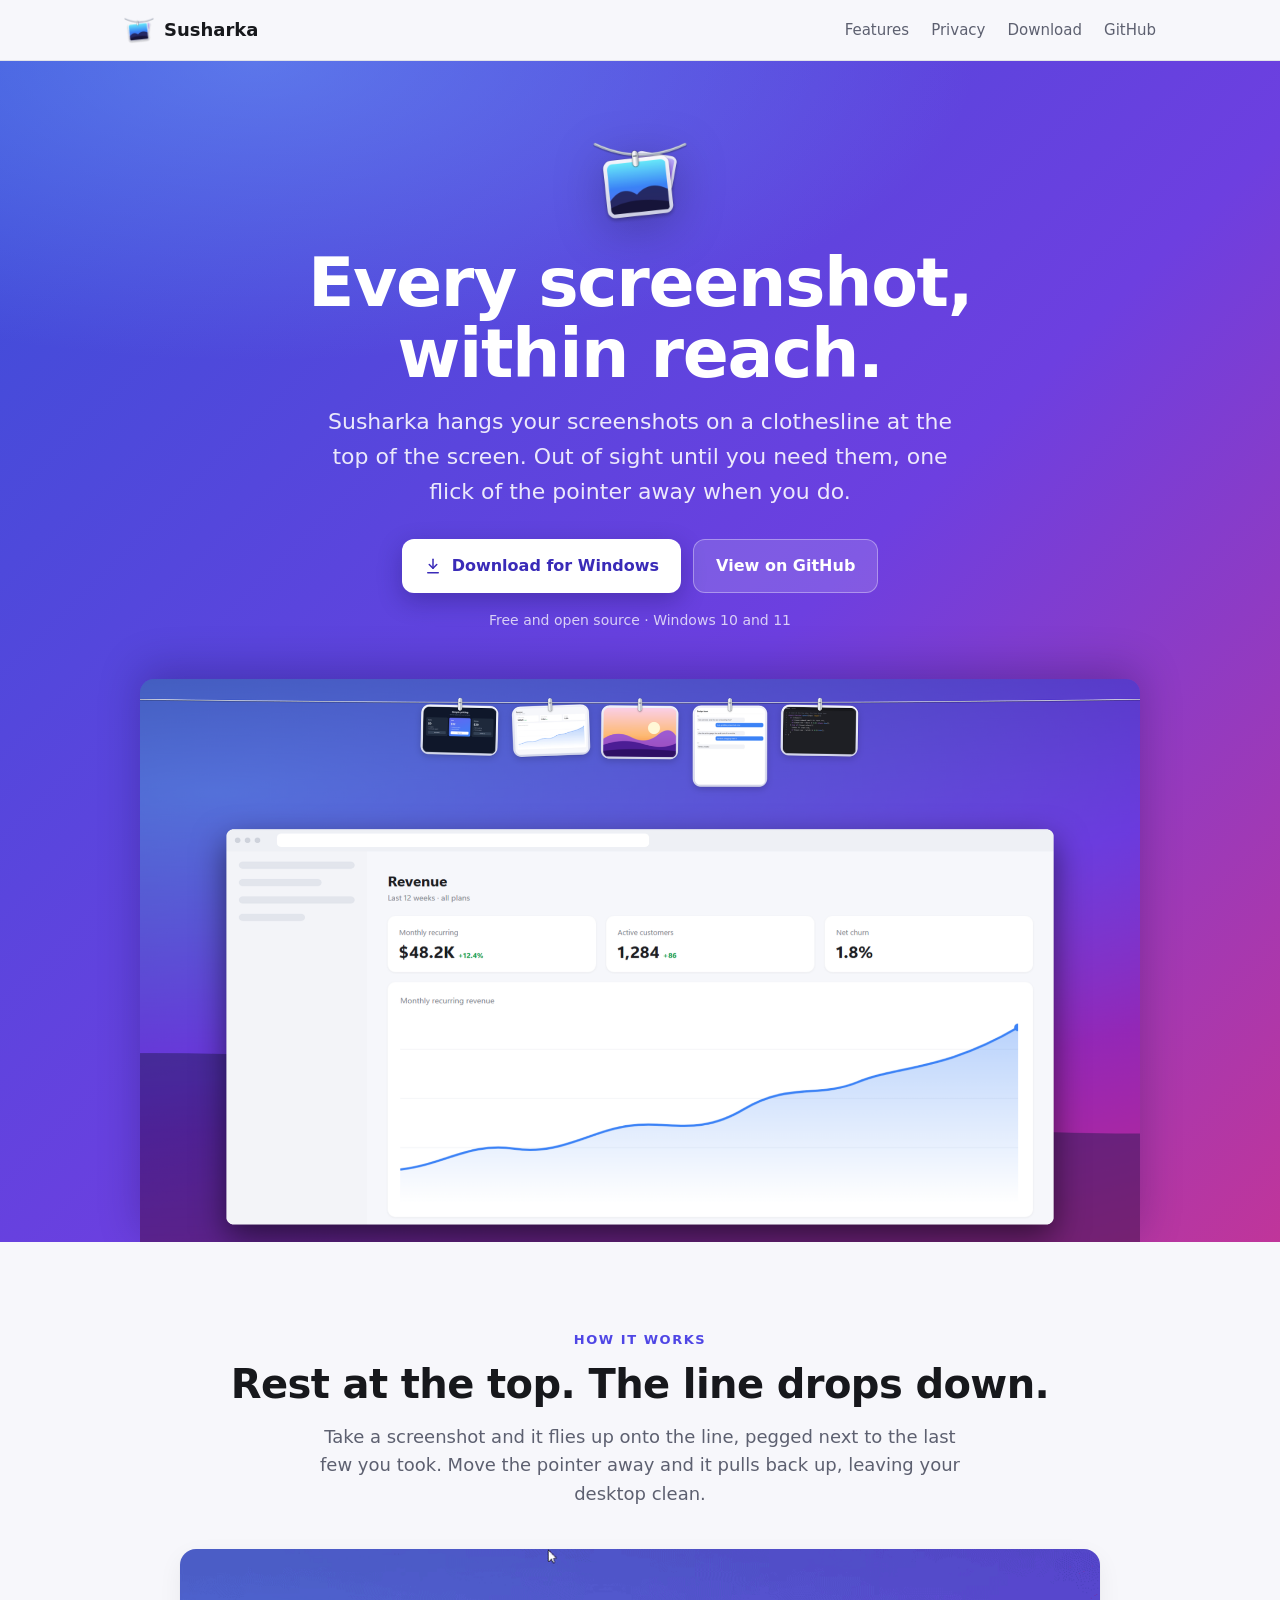
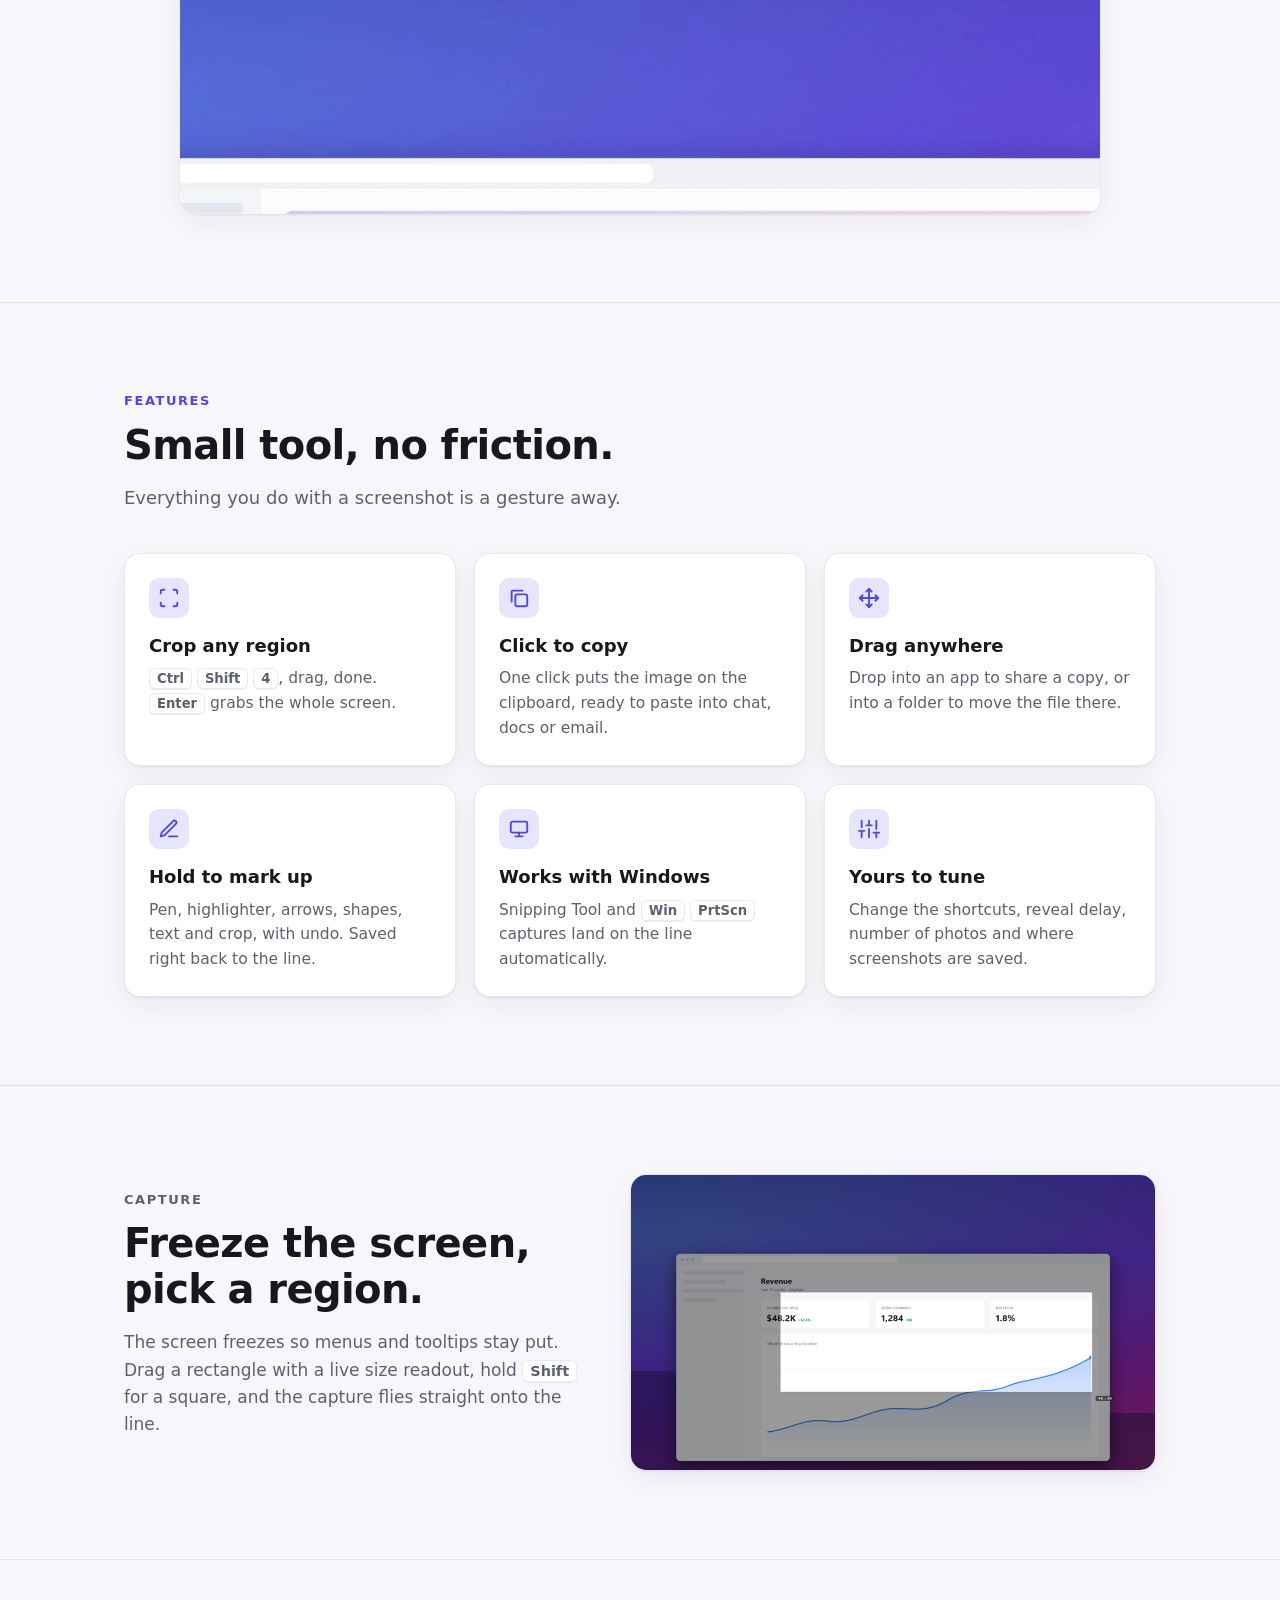
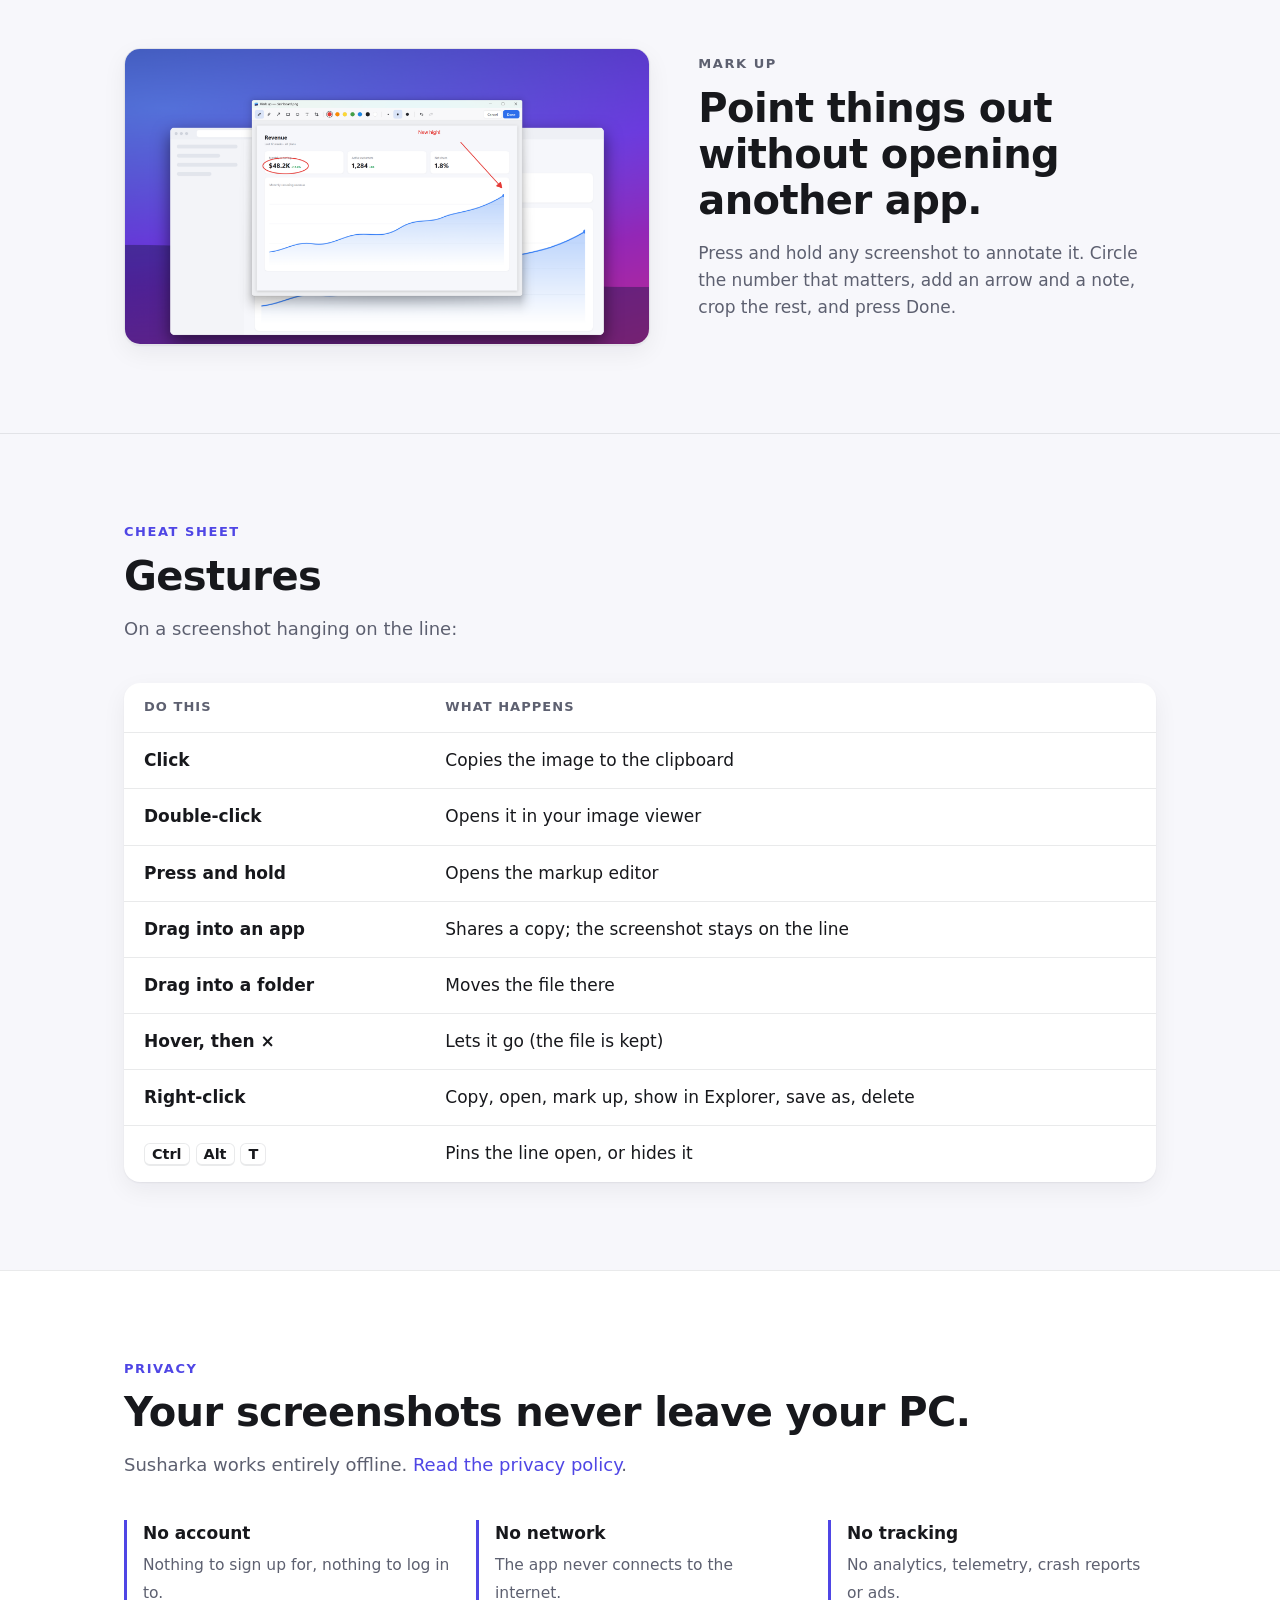
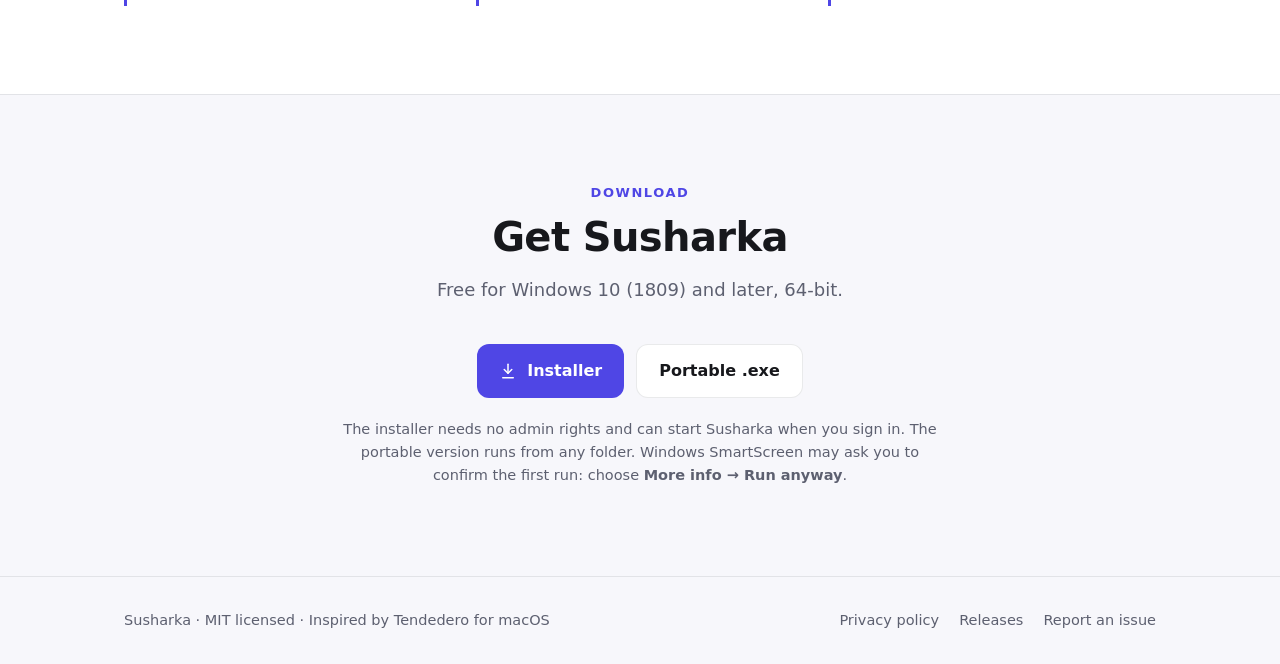
<file: docs/index.html>
<!doctype html>
<html lang="en">
<head>
  <meta charset="utf-8">
  <meta name="viewport" content="width=device-width, initial-scale=1">
  <title>Susharka · Every screenshot, within reach</title>
  <meta name="description" content="A screenshot tool for Windows that hangs your captures on a clothesline at the top of the screen. Click to copy, drag to share, hold to mark up.">
  <meta property="og:title" content="Susharka">
  <meta property="og:description" content="Every screenshot, within reach. Screenshots hang on a clothesline at the top of your Windows screen.">
  <meta property="og:image" content="https://ilivinskyi.github.io/Susharka/assets/og.png">
  <meta property="og:type" content="website">
  <meta name="twitter:card" content="summary_large_image">
  <link rel="icon" type="image/png" sizes="32x32" href="assets/favicon-32.png">
  <link rel="apple-touch-icon" href="icon.png">
  <link rel="stylesheet" href="assets/site.css">
</head>
<body>
  <header class="site-header">
    <div class="wrap">
      <a class="brand" href="./"><img src="icon.png" alt="">Susharka</a>
      <nav class="nav" aria-label="Main">
        <a href="#features">Features</a>
        <a href="#privacy" class="hide-sm">Privacy</a>
        <a href="#download">Download</a>
        <a href="https://github.com/ilivinskyi/Susharka">GitHub</a>
      </nav>
    </div>
  </header>

  <main>
    <div class="hero">
      <div class="wrap">
        <img class="icon" src="icon.png" alt="Susharka icon" width="96" height="96">
        <h1>Every screenshot,<br>within reach.</h1>
        <p class="lead">Susharka hangs your screenshots on a clothesline at the top of the screen. Out of sight until you need them, one flick of the pointer away when you do.</p>
        <div class="cta">
          <a class="btn btn-primary" href="https://github.com/ilivinskyi/Susharka/releases/download/v1.0/Susharka-Setup-1.0.exe">
            <svg viewBox="0 0 24 24" fill="none" stroke="currentColor" stroke-width="2" stroke-linecap="round" stroke-linejoin="round" aria-hidden="true"><path d="M12 3v12"/><path d="m7 10 5 5 5-5"/><path d="M5 21h14"/></svg>
            Download for Windows
          </a>
          <a class="btn btn-ghost" href="https://github.com/ilivinskyi/Susharka">View on GitHub</a>
        </div>
        <p class="meta">Free and open source · Windows 10 and 11</p>
        <div class="shot">
          <img src="store/screenshot-1.png" alt="Screenshots hanging on a line at the top of a Windows desktop" width="1920" height="1080">
        </div>
      </div>
    </div>

    <section>
      <div class="wrap center">
        <p class="eyebrow">How it works</p>
        <h2>Rest at the top. The line drops down.</h2>
        <p class="section-lead">Take a screenshot and it flies up onto the line, pegged next to the last few you took. Move the pointer away and it pulls back up, leaving your desktop clean.</p>
        <img class="demo" src="demo.gif" alt="The line drops down, a screenshot is clicked and copied" width="1000" height="288" loading="lazy">
      </div>
    </section>

    <section id="features">
      <div class="wrap">
        <p class="eyebrow">Features</p>
        <h2>Small tool, no friction.</h2>
        <p class="section-lead">Everything you do with a screenshot is a gesture away.</p>
        <div class="features">
          <div class="feature">
            <div class="ic"><svg viewBox="0 0 24 24" fill="none" stroke="currentColor" stroke-width="2" stroke-linecap="round" stroke-linejoin="round" aria-hidden="true"><path d="M3 7V5a2 2 0 0 1 2-2h2"/><path d="M17 3h2a2 2 0 0 1 2 2v2"/><path d="M21 17v2a2 2 0 0 1-2 2h-2"/><path d="M7 21H5a2 2 0 0 1-2-2v-2"/></svg></div>
            <h3>Crop any region</h3>
            <p><kbd>Ctrl</kbd> <kbd>Shift</kbd> <kbd>4</kbd>, drag, done. <kbd>Enter</kbd> grabs the whole screen.</p>
          </div>
          <div class="feature">
            <div class="ic"><svg viewBox="0 0 24 24" fill="none" stroke="currentColor" stroke-width="2" stroke-linecap="round" stroke-linejoin="round" aria-hidden="true"><rect x="8" y="8" width="13" height="13" rx="2"/><path d="M4 16V5a1 1 0 0 1 1-1h11"/></svg></div>
            <h3>Click to copy</h3>
            <p>One click puts the image on the clipboard, ready to paste into chat, docs or email.</p>
          </div>
          <div class="feature">
            <div class="ic"><svg viewBox="0 0 24 24" fill="none" stroke="currentColor" stroke-width="2" stroke-linecap="round" stroke-linejoin="round" aria-hidden="true"><path d="M5 9 2 12l3 3"/><path d="M9 5l3-3 3 3"/><path d="M15 19l-3 3-3-3"/><path d="M19 9l3 3-3 3"/><path d="M2 12h20"/><path d="M12 2v20"/></svg></div>
            <h3>Drag anywhere</h3>
            <p>Drop into an app to share a copy, or into a folder to move the file there.</p>
          </div>
          <div class="feature">
            <div class="ic"><svg viewBox="0 0 24 24" fill="none" stroke="currentColor" stroke-width="2" stroke-linecap="round" stroke-linejoin="round" aria-hidden="true"><path d="M12 20h9"/><path d="M16.5 3.5a2.1 2.1 0 0 1 3 3L7 19l-4 1 1-4Z"/></svg></div>
            <h3>Hold to mark up</h3>
            <p>Pen, highlighter, arrows, shapes, text and crop, with undo. Saved right back to the line.</p>
          </div>
          <div class="feature">
            <div class="ic"><svg viewBox="0 0 24 24" fill="none" stroke="currentColor" stroke-width="2" stroke-linecap="round" stroke-linejoin="round" aria-hidden="true"><rect x="3" y="4" width="18" height="12" rx="2"/><path d="M8 20h8"/><path d="M12 16v4"/></svg></div>
            <h3>Works with Windows</h3>
            <p>Snipping Tool and <kbd>Win</kbd> <kbd>PrtScn</kbd> captures land on the line automatically.</p>
          </div>
          <div class="feature">
            <div class="ic"><svg viewBox="0 0 24 24" fill="none" stroke="currentColor" stroke-width="2" stroke-linecap="round" stroke-linejoin="round" aria-hidden="true"><path d="M4 21v-7"/><path d="M4 10V3"/><path d="M12 21v-9"/><path d="M12 8V3"/><path d="M20 21v-5"/><path d="M20 12V3"/><path d="M1 14h6"/><path d="M9 8h6"/><path d="M17 16h6"/></svg></div>
            <h3>Yours to tune</h3>
            <p>Change the shortcuts, reveal delay, number of photos and where screenshots are saved.</p>
          </div>
        </div>
      </div>
    </section>

    <section>
      <div class="wrap">
        <div class="split">
          <div class="copy">
            <p class="eyebrow">Capture</p>
            <h2>Freeze the screen, pick a region.</h2>
            <p>The screen freezes so menus and tooltips stay put. Drag a rectangle with a live size readout, hold <kbd>Shift</kbd> for a square, and the capture flies straight onto the line.</p>
          </div>
          <figure><img src="store/screenshot-3.png" alt="Selecting a region of the screen" width="1920" height="1080" loading="lazy"></figure>
        </div>
      </div>
    </section>

    <section>
      <div class="wrap">
        <div class="split reverse">
          <div class="copy">
            <p class="eyebrow">Mark up</p>
            <h2>Point things out without opening another app.</h2>
            <p>Press and hold any screenshot to annotate it. Circle the number that matters, add an arrow and a note, crop the rest, and press Done.</p>
          </div>
          <figure><img src="store/screenshot-4.png" alt="The markup editor with an ellipse, an arrow and a note" width="1920" height="1080" loading="lazy"></figure>
        </div>
      </div>
    </section>

    <section>
      <div class="wrap">
        <p class="eyebrow">Cheat sheet</p>
        <h2>Gestures</h2>
        <p class="section-lead">On a screenshot hanging on the line:</p>
        <table class="gestures">
          <thead><tr><th>Do this</th><th>What happens</th></tr></thead>
          <tbody>
            <tr><td>Click</td><td>Copies the image to the clipboard</td></tr>
            <tr><td>Double-click</td><td>Opens it in your image viewer</td></tr>
            <tr><td>Press and hold</td><td>Opens the markup editor</td></tr>
            <tr><td>Drag into an app</td><td>Shares a copy; the screenshot stays on the line</td></tr>
            <tr><td>Drag into a folder</td><td>Moves the file there</td></tr>
            <tr><td>Hover, then ×</td><td>Lets it go (the file is kept)</td></tr>
            <tr><td>Right-click</td><td>Copy, open, mark up, show in Explorer, save as, delete</td></tr>
            <tr><td><kbd>Ctrl</kbd> <kbd>Alt</kbd> <kbd>T</kbd></td><td>Pins the line open, or hides it</td></tr>
          </tbody>
        </table>
      </div>
    </section>

    <section id="privacy" class="privacy-band">
      <div class="wrap">
        <p class="eyebrow">Privacy</p>
        <h2>Your screenshots never leave your PC.</h2>
        <p class="section-lead">Susharka works entirely offline. <a href="privacy/">Read the privacy policy</a>.</p>
        <div class="promise">
          <div><b>No account</b><span>Nothing to sign up for, nothing to log in to.</span></div>
          <div><b>No network</b><span>The app never connects to the internet.</span></div>
          <div><b>No tracking</b><span>No analytics, telemetry, crash reports or ads.</span></div>
        </div>
      </div>
    </section>

    <section id="download" class="download">
      <div class="wrap">
        <p class="eyebrow">Download</p>
        <h2>Get Susharka</h2>
        <p class="section-lead" style="margin-left:auto;margin-right:auto">Free for Windows 10 (1809) and later, 64-bit.</p>
        <div class="cta">
          <a class="btn btn-primary" href="https://github.com/ilivinskyi/Susharka/releases/download/v1.0/Susharka-Setup-1.0.exe">
            <svg viewBox="0 0 24 24" fill="none" stroke="currentColor" stroke-width="2" stroke-linecap="round" stroke-linejoin="round" aria-hidden="true"><path d="M12 3v12"/><path d="m7 10 5 5 5-5"/><path d="M5 21h14"/></svg>
            Installer
          </a>
          <a class="btn btn-ghost" href="https://github.com/ilivinskyi/Susharka/releases/download/v1.0/Susharka.exe">Portable .exe</a>
        </div>
        <p class="note">The installer needs no admin rights and can start Susharka when you sign in. The portable version runs from any folder. Windows SmartScreen may ask you to confirm the first run: choose <b>More info → Run anyway</b>.</p>
      </div>
    </section>
  </main>

  <footer class="site-footer">
    <div class="wrap">
      <span>Susharka · MIT licensed · Inspired by <a href="https://github.com/alejandrobujan/tendedero">Tendedero</a> for macOS</span>
      <nav aria-label="Footer">
        <a href="privacy/">Privacy policy</a>
        <a href="https://github.com/ilivinskyi/Susharka/releases">Releases</a>
        <a href="https://github.com/ilivinskyi/Susharka/issues">Report an issue</a>
      </nav>
    </div>
  </footer>
</body>
</html>
</file>
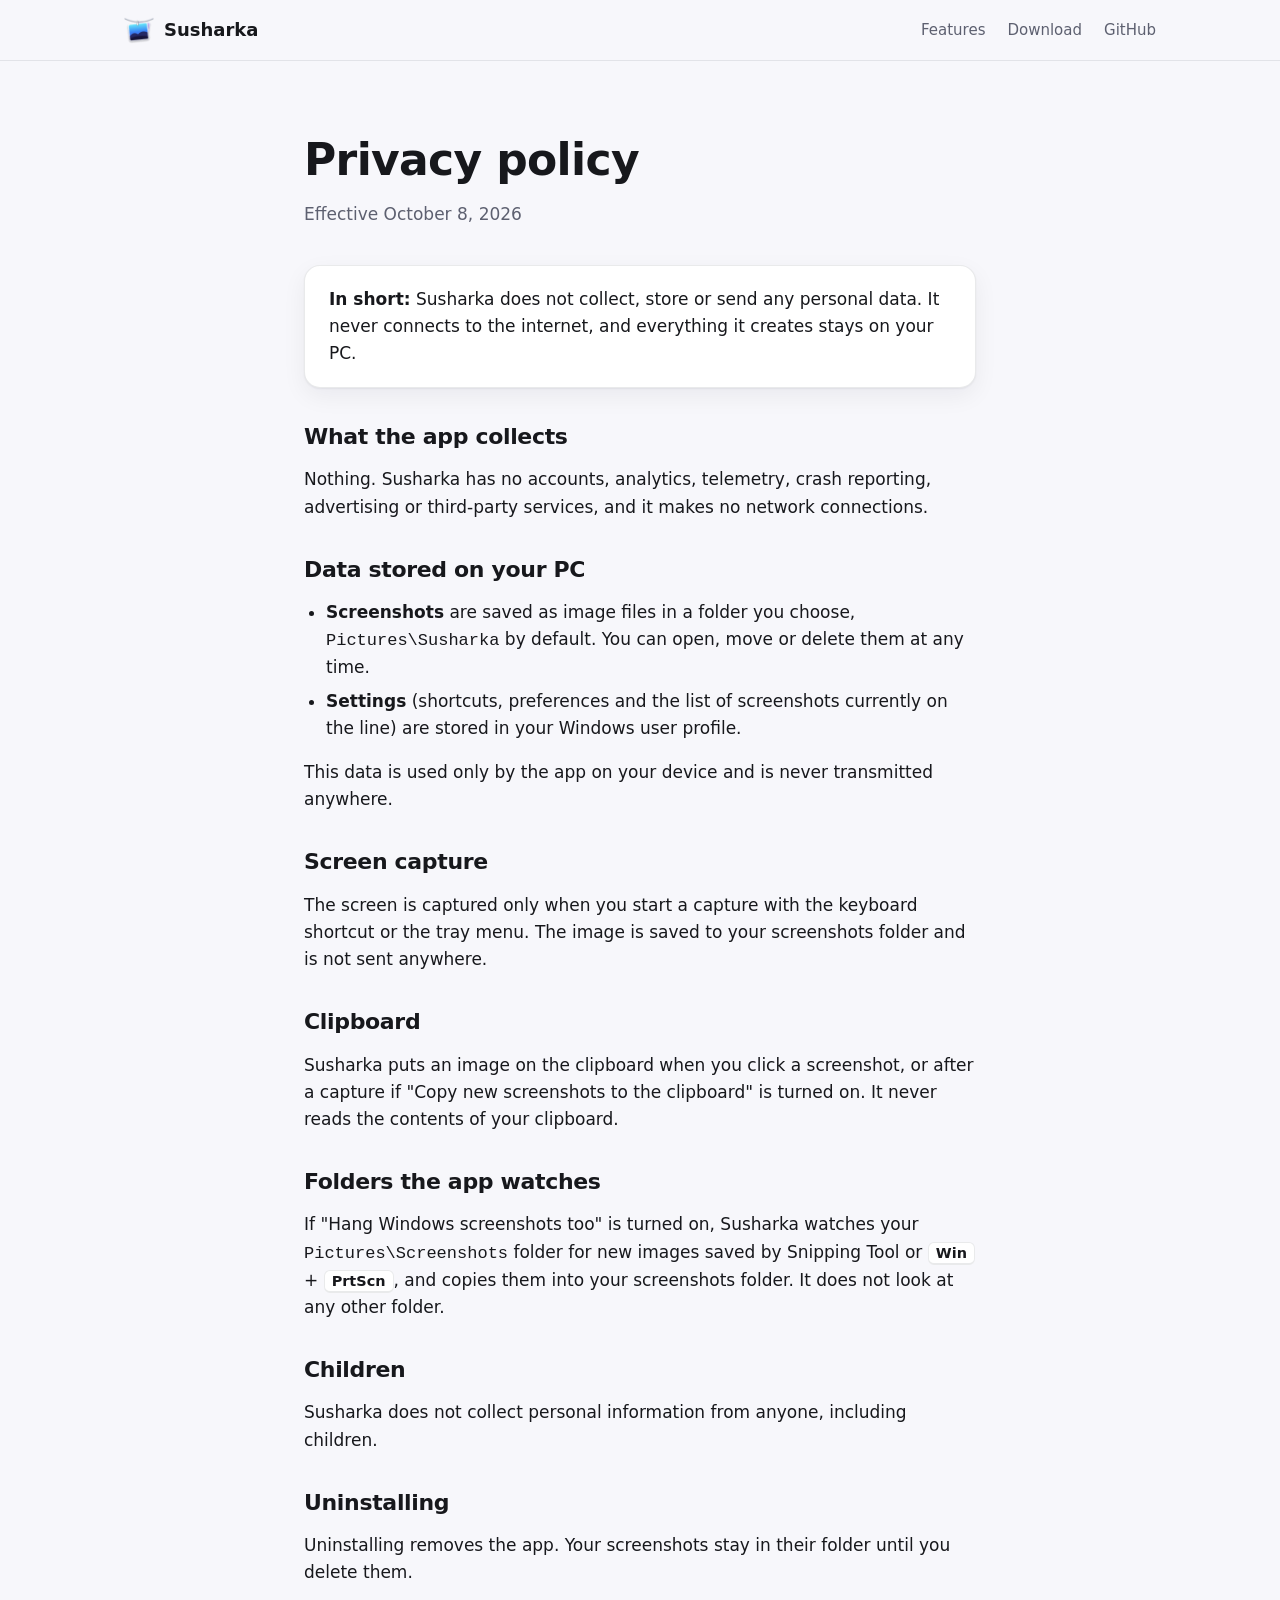
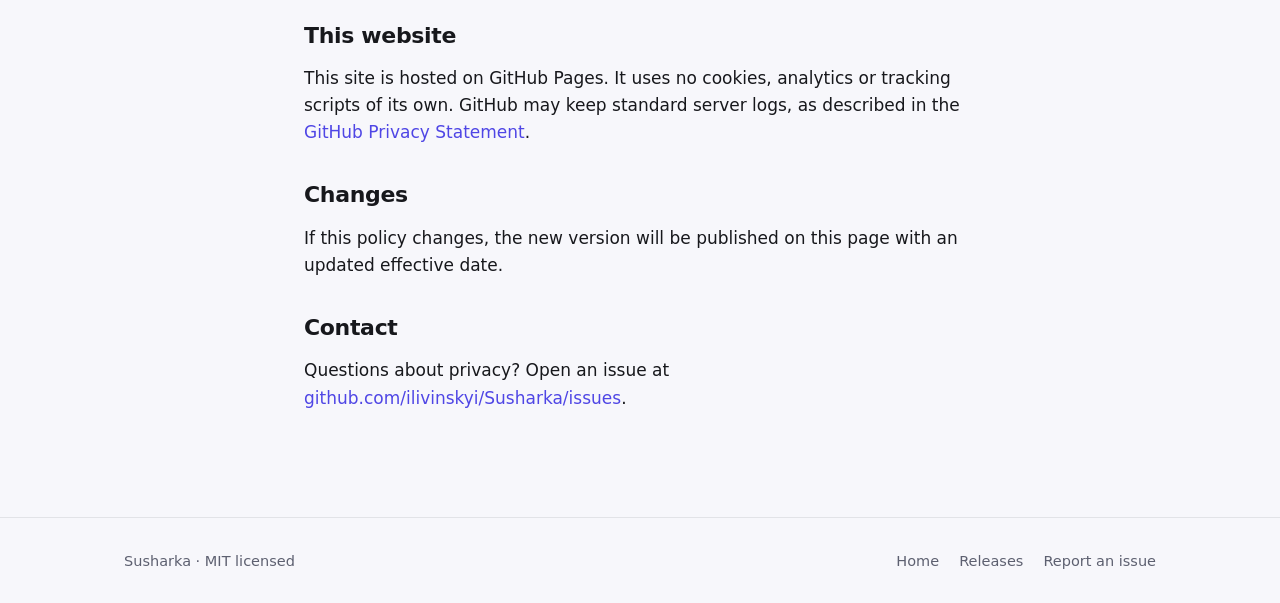
<file: docs/privacy/index.html>
<!doctype html>
<html lang="en">
<head>
  <meta charset="utf-8">
  <meta name="viewport" content="width=device-width, initial-scale=1">
  <title>Privacy policy · Susharka</title>
  <meta name="description" content="Susharka does not collect, store or send any personal data. It works entirely offline.">
  <link rel="icon" type="image/png" sizes="32x32" href="../assets/favicon-32.png">
  <link rel="stylesheet" href="../assets/site.css">
</head>
<body>
  <header class="site-header">
    <div class="wrap">
      <a class="brand" href="../"><img src="../icon.png" alt="">Susharka</a>
      <nav class="nav" aria-label="Main">
        <a href="../#features">Features</a>
        <a href="../#download">Download</a>
        <a href="https://github.com/ilivinskyi/Susharka">GitHub</a>
      </nav>
    </div>
  </header>

  <main class="doc">
    <h1>Privacy policy</h1>
    <p class="updated">Effective October 8, 2026</p>

    <div class="summary">
      <p><b>In short:</b> Susharka does not collect, store or send any personal data. It never connects to the internet, and everything it creates stays on your PC.</p>
    </div>

    <h2>What the app collects</h2>
    <p>Nothing. Susharka has no accounts, analytics, telemetry, crash reporting, advertising or third-party services, and it makes no network connections.</p>

    <h2>Data stored on your PC</h2>
    <ul>
      <li><b>Screenshots</b> are saved as image files in a folder you choose, <code>Pictures\Susharka</code> by default. You can open, move or delete them at any time.</li>
      <li><b>Settings</b> (shortcuts, preferences and the list of screenshots currently on the line) are stored in your Windows user profile.</li>
    </ul>
    <p>This data is used only by the app on your device and is never transmitted anywhere.</p>

    <h2>Screen capture</h2>
    <p>The screen is captured only when you start a capture with the keyboard shortcut or the tray menu. The image is saved to your screenshots folder and is not sent anywhere.</p>

    <h2>Clipboard</h2>
    <p>Susharka puts an image on the clipboard when you click a screenshot, or after a capture if "Copy new screenshots to the clipboard" is turned on. It never reads the contents of your clipboard.</p>

    <h2>Folders the app watches</h2>
    <p>If "Hang Windows screenshots too" is turned on, Susharka watches your <code>Pictures\Screenshots</code> folder for new images saved by Snipping Tool or <kbd>Win</kbd> + <kbd>PrtScn</kbd>, and copies them into your screenshots folder. It does not look at any other folder.</p>

    <h2>Children</h2>
    <p>Susharka does not collect personal information from anyone, including children.</p>

    <h2>Uninstalling</h2>
    <p>Uninstalling removes the app. Your screenshots stay in their folder until you delete them.</p>

    <h2>This website</h2>
    <p>This site is hosted on GitHub Pages. It uses no cookies, analytics or tracking scripts of its own. GitHub may keep standard server logs, as described in the <a href="https://docs.github.com/en/site-policy/privacy-policies/github-general-privacy-statement">GitHub Privacy Statement</a>.</p>

    <h2>Changes</h2>
    <p>If this policy changes, the new version will be published on this page with an updated effective date.</p>

    <h2>Contact</h2>
    <p>Questions about privacy? Open an issue at <a href="https://github.com/ilivinskyi/Susharka/issues">github.com/ilivinskyi/Susharka/issues</a>.</p>
  </main>

  <footer class="site-footer">
    <div class="wrap">
      <span>Susharka · MIT licensed</span>
      <nav aria-label="Footer">
        <a href="../">Home</a>
        <a href="https://github.com/ilivinskyi/Susharka/releases">Releases</a>
        <a href="https://github.com/ilivinskyi/Susharka/issues">Report an issue</a>
      </nav>
    </div>
  </footer>
</body>
</html>
</file>
<file: docs/assets/site.css>
:root {
  --bg: #f7f7fb;
  --surface: #ffffff;
  --text: #17181c;
  --muted: #5d6070;
  --line: rgba(20, 22, 40, 0.09);
  --accent: #4f46e5;
  --accent-ink: #ffffff;
  --hero-a: #3b4fd8;
  --hero-b: #6d3fe0;
  --hero-c: #c0359a;
  --shadow: 0 1px 2px rgba(15, 18, 40, 0.06), 0 8px 24px rgba(15, 18, 40, 0.06);
  --radius: 16px;
  --max: 1080px;
  font-family: "Segoe UI Variable Text", "Segoe UI", system-ui, -apple-system, "Helvetica Neue", Arial, sans-serif;
  color-scheme: light dark;
}

@media (prefers-color-scheme: dark) {
  :root {
    --bg: #0f1016;
    --surface: #181a22;
    --text: #ececf2;
    --muted: #a3a6b5;
    --line: rgba(255, 255, 255, 0.08);
    --accent: #8b85ff;
    --accent-ink: #0f1016;
    --shadow: 0 1px 2px rgba(0, 0, 0, 0.4), 0 8px 24px rgba(0, 0, 0, 0.35);
  }
}

* { box-sizing: border-box; }
html { scroll-behavior: smooth; }
body {
  margin: 0;
  background: var(--bg);
  color: var(--text);
  font-size: 17px;
  line-height: 1.6;
  -webkit-font-smoothing: antialiased;
}
img { max-width: 100%; height: auto; display: block; }
a { color: var(--accent); text-decoration: none; }
a:hover { text-decoration: underline; }
.wrap { max-width: var(--max); margin: 0 auto; padding: 0 24px; }

/* ── Header ─────────────────────────────────────────── */
.site-header {
  position: sticky; top: 0; z-index: 10;
  background: color-mix(in srgb, var(--bg) 82%, transparent);
  backdrop-filter: saturate(160%) blur(14px);
  border-bottom: 1px solid var(--line);
}
.site-header .wrap { display: flex; align-items: center; height: 60px; gap: 24px; }
.brand { display: flex; align-items: center; gap: 10px; color: var(--text); font-weight: 650; font-size: 18px; }
.brand:hover { text-decoration: none; }
.brand img { width: 30px; height: 30px; }
.nav { margin-left: auto; display: flex; gap: 22px; font-size: 15px; }
.nav a { color: var(--muted); }
.nav a:hover { color: var(--text); text-decoration: none; }

/* ── Hero ───────────────────────────────────────────── */
.hero {
  position: relative;
  overflow: hidden;
  color: #fff;
  background:
    radial-gradient(1200px 500px at 20% 0%, rgba(120, 170, 255, 0.45), transparent 60%),
    linear-gradient(135deg, var(--hero-a), var(--hero-b) 55%, var(--hero-c));
  padding: 72px 0 0;
  text-align: center;
}
.hero h1 {
  font-family: "Segoe UI Variable Display", "Segoe UI", system-ui, sans-serif;
  font-size: clamp(40px, 7vw, 68px);
  line-height: 1.05;
  letter-spacing: -0.02em;
  margin: 18px 0 14px;
  font-weight: 700;
}
.hero .icon { width: 96px; height: 96px; margin: 0 auto; filter: drop-shadow(0 10px 24px rgba(0, 0, 0, 0.25)); }
.hero p.lead { font-size: clamp(18px, 2.4vw, 22px); max-width: 640px; margin: 0 auto 30px; color: rgba(255, 255, 255, 0.88); }
.cta { display: flex; gap: 12px; justify-content: center; flex-wrap: wrap; }
.btn {
  display: inline-flex; align-items: center; gap: 10px;
  padding: 13px 22px; border-radius: 12px;
  font-weight: 600; font-size: 16px;
  transition: transform 0.15s ease, box-shadow 0.15s ease, background 0.15s ease;
}
.btn:hover { text-decoration: none; transform: translateY(-1px); }
.btn svg { width: 18px; height: 18px; flex: none; }
.btn-primary { background: #fff; color: #3a2bb8; box-shadow: 0 8px 24px rgba(20, 10, 80, 0.3); }
.btn-ghost { background: rgba(255, 255, 255, 0.14); color: #fff; border: 1px solid rgba(255, 255, 255, 0.35); }
.btn-ghost:hover { background: rgba(255, 255, 255, 0.22); }
.hero .meta { margin: 16px 0 0; font-size: 14px; color: rgba(255, 255, 255, 0.75); }
.hero .shot { margin: 48px auto 0; max-width: 1000px; }
.hero .shot img { width: 100%; border-radius: 14px 14px 0 0; box-shadow: 0 -10px 40px rgba(10, 0, 50, 0.25); }

/* ── Sections ───────────────────────────────────────── */
section { padding: 88px 0; }
section + section { border-top: 1px solid var(--line); }
.eyebrow { text-transform: uppercase; letter-spacing: 0.12em; font-size: 13px; font-weight: 650; color: var(--accent); margin: 0 0 10px; }
h2 {
  font-family: "Segoe UI Variable Display", "Segoe UI", system-ui, sans-serif;
  font-size: clamp(28px, 4vw, 40px); line-height: 1.15; letter-spacing: -0.015em;
  margin: 0 0 16px; font-weight: 700;
}
.section-lead { color: var(--muted); max-width: 640px; margin: 0 0 40px; font-size: 18px; }
.center { text-align: center; }
.center .section-lead { margin-left: auto; margin-right: auto; }

.demo { width: 100%; max-width: 920px; margin: 0 auto; border-radius: var(--radius); overflow: hidden; box-shadow: var(--shadow); }

.features { display: grid; grid-template-columns: repeat(3, 1fr); gap: 18px; }
.feature { background: var(--surface); border: 1px solid var(--line); border-radius: var(--radius); padding: 24px; box-shadow: var(--shadow); }
.feature .ic {
  width: 40px; height: 40px; border-radius: 10px; display: grid; place-items: center; margin-bottom: 14px;
  background: color-mix(in srgb, var(--accent) 14%, transparent); color: var(--accent);
}
.feature .ic svg { width: 22px; height: 22px; }
.feature h3 { margin: 0 0 6px; font-size: 18px; }
.feature p { margin: 0; color: var(--muted); font-size: 15.5px; }

.split { display: grid; grid-template-columns: 1fr 1.15fr; gap: 48px; align-items: center; }
.split.reverse { grid-template-columns: 1.15fr 1fr; }
.split.reverse .copy { order: 2; }
.split figure { margin: 0; border-radius: var(--radius); overflow: hidden; box-shadow: var(--shadow); border: 1px solid var(--line); }
.split .copy p { color: var(--muted); }

kbd {
  font-family: inherit; font-size: 0.85em; font-weight: 600;
  padding: 2px 7px; border-radius: 6px;
  background: var(--surface); border: 1px solid var(--line); border-bottom-width: 2px;
}

.gestures { width: 100%; border-collapse: collapse; background: var(--surface); border-radius: var(--radius); overflow: hidden; box-shadow: var(--shadow); }
.gestures th, .gestures td { text-align: left; padding: 14px 20px; border-bottom: 1px solid var(--line); }
.gestures th { font-size: 13px; text-transform: uppercase; letter-spacing: 0.08em; color: var(--muted); font-weight: 650; }
.gestures tr:last-child td { border-bottom: 0; }
.gestures td:first-child { font-weight: 600; white-space: nowrap; }

.privacy-band { background: var(--surface); }
.promise { display: grid; grid-template-columns: repeat(3, 1fr); gap: 24px; margin-top: 8px; }
.promise div { padding-left: 16px; border-left: 3px solid var(--accent); }
.promise b { display: block; margin-bottom: 4px; }
.promise span { color: var(--muted); font-size: 15.5px; }

.download { text-align: center; }
.download .cta .btn-primary { background: var(--accent); color: var(--accent-ink); box-shadow: none; }
.download .cta .btn-ghost { color: var(--text); border-color: var(--line); background: var(--surface); }
.download .note { color: var(--muted); font-size: 14.5px; max-width: 600px; margin: 20px auto 0; }

/* ── Document pages (privacy) ───────────────────────── */
.doc { max-width: 720px; margin: 0 auto; padding: 64px 24px 88px; }
.doc h1 { font-family: "Segoe UI Variable Display", "Segoe UI", system-ui, sans-serif; font-size: clamp(32px, 5vw, 44px); letter-spacing: -0.015em; margin: 0 0 6px; }
.doc .updated { color: var(--muted); margin: 0 0 36px; }
.doc h2 { font-size: 22px; margin: 36px 0 10px; }
.doc p, .doc li { color: var(--text); }
.doc ul { padding-left: 22px; }
.doc li { margin: 6px 0; }
.doc .summary { background: var(--surface); border: 1px solid var(--line); border-radius: var(--radius); padding: 20px 24px; box-shadow: var(--shadow); }
.doc .summary p { margin: 0; }

/* ── Footer ─────────────────────────────────────────── */
.site-footer { border-top: 1px solid var(--line); padding: 32px 0; color: var(--muted); font-size: 14.5px; }
.site-footer .wrap { display: flex; gap: 24px; flex-wrap: wrap; align-items: center; }
.site-footer nav { margin-left: auto; display: flex; gap: 20px; }
.site-footer a { color: var(--muted); }

/* ── Small screens ──────────────────────────────────── */
@media (max-width: 860px) {
  .features, .promise { grid-template-columns: 1fr 1fr; }
  .split, .split.reverse { grid-template-columns: 1fr; gap: 28px; }
  .split.reverse .copy { order: 0; }
}
@media (max-width: 600px) {
  body { font-size: 16px; }
  .wrap { padding: 0 16px; }
  .nav { gap: 14px; font-size: 14px; }
  .nav .hide-sm { display: none; }
  .features, .promise { grid-template-columns: 1fr; }
  section { padding: 64px 0; }
  .hero { padding-top: 52px; }
  .gestures td, .gestures th { padding: 12px 14px; }
  .gestures td:first-child { white-space: normal; }
  .site-footer nav { margin-left: 0; }
}

@media (prefers-reduced-motion: reduce) {
  html { scroll-behavior: auto; }
  .btn { transition: none; }
}
</file>
